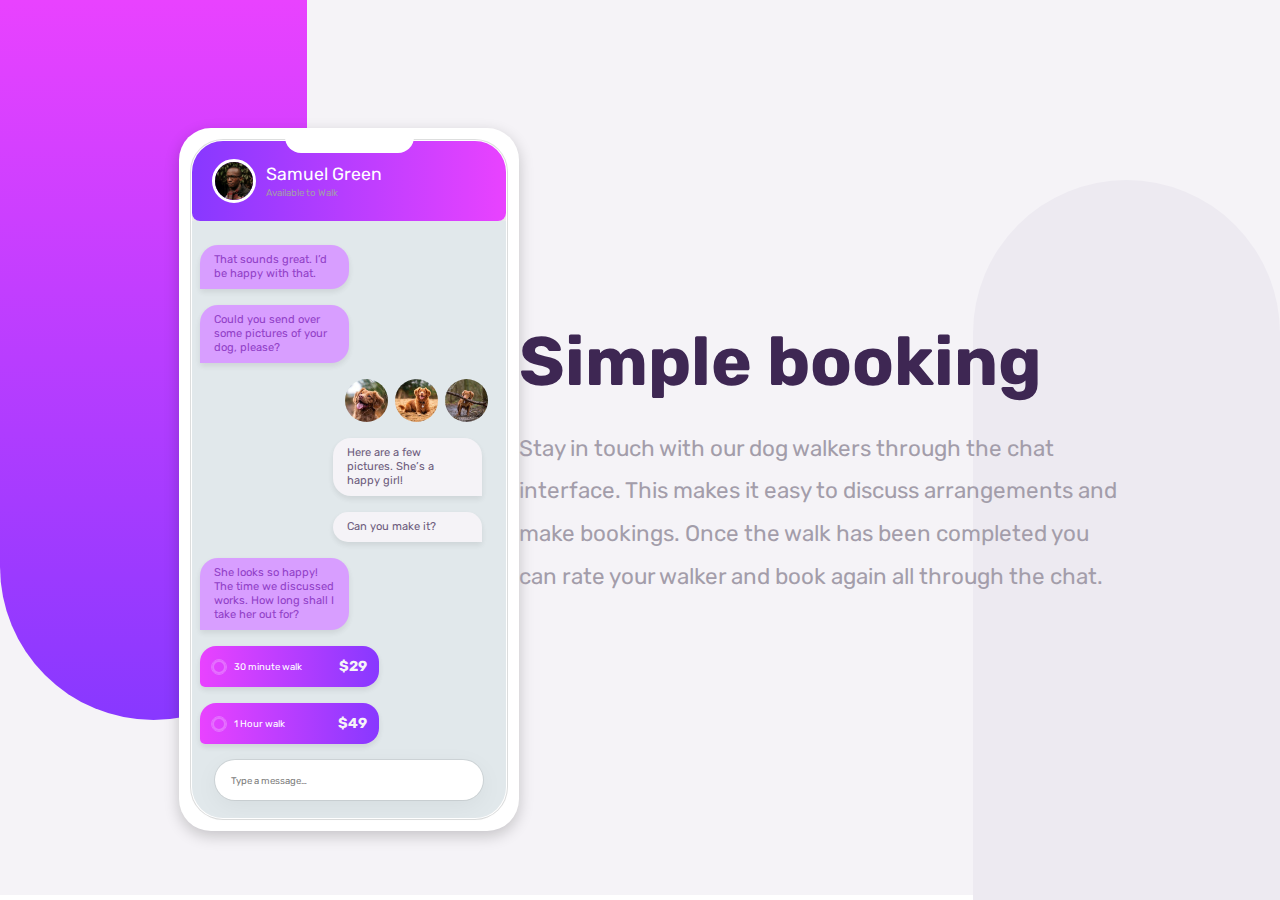
<file: index.html>
<!DOCTYPE html>
<html lang="en">
<head>
  <meta charset="UTF-8">
  <meta name="viewport" content="width=device-width, initial-scale=1.0"> <!-- displays site properly based on user's device -->

  <link rel="icon" type="image/png" sizes="32x32" href="./images/favicon-32x32.png">
  <link rel="stylesheet" href="utilities.css">
  <link rel="stylesheet" href="styles.css">
  <link rel="stylesheet" href="https://cdnjs.cloudflare.com/ajax/libs/font-awesome/6.2.1/css/all.min.css" integrity="sha512-MV7K8+y+gLIBoVD59lQIYicR65iaqukzvf/nwasF0nqhPay5w/9lJmVM2hMDcnK1OnMGCdVK+iQrJ7lzPJQd1w==" crossorigin="anonymous" referrerpolicy="no-referrer" />
  <title>Frontend Mentor | [Chat App CSS Illustration]</title>

  <!-- Feel free to remove these styles or customise in your own stylesheet 👍 -->
  <style>
    .attribution { font-size: 11px; text-align: center; }
    .attribution a { color: hsl(228, 45%, 44%); }
  </style>
</head>
<body>

  <main class="main-container">
    <div class="left-container"></div>
    <div class="right-container"></div>


    <section class="content-container flex">
      <div class="app-container flex">
          <div class="inner-container">

            <!-- app header -->
            <div class="app-header flex">
              <div class="app-notch"></div>
              <div class="avatar">
                <i class="fa-solid fa-chevron-left"></i>
              <img src="./images/avatar.jpg" alt="Samuel Green">
              <div class="samuel-details">
                <p>Samuel Green</p>
              <p>Available to Walk</p>
              </div>
              </div>
                <i class="fa-solid fa-ellipsis-vertical fa-2xl"></i>
            </div>

            <!-- chat details -->
              <div class="chat-details">
                <div class="chat-bubble-left animateRight animation-delay-1">
                  <p>That sounds great. I’d be happy with that.</p>
                </div>
                <div class="chat-bubble-left animateRight animation-delay-2">
                  <p> Could you send over some pictures of your dog, please?</p>
                </div>
                <div class="dog-images-right animateLeft animation-delay-3">
                  <img src="./images/dog-image-1.jpg" alt="dog-image-1">
                  <img src="./images/dog-image-2.jpg" alt="dog-image-2">
                  <img src="./images/dog-image-3.jpg" alt="dog-image-3">
                </div>
                <div class="chat-bubble-right animateLeft animation-delay-4"> <p>Here are a few pictures. She’s a happy girl!</p></div>
                <div class="chat-bubble-right animateLeft animation-delay-5"> <p>Can you make it?</p></div>
                <div class="chat-bubble-left animateRight animation-delay-6">
                  <p>She looks so happy! The time we discussed works. How long shall I take her out for?</p>
                </div>

                <div class="package-offer animatePackage animation-delay-7">
                  <div class="radio-button">
                    <span class="radio"></span>
                    <p>30 minute walk</p>
                  </div>
                  <p class="price">$29</p>
                </div>

                <div class="package-offer animatePackage animation-delay-8">
                  <div class="radio-button">
                    <span class="radio"></span>
                    <p>1 Hour walk</p>
                  </div>
                  <p class="price">$49</p>
                </div>
                  <div class="chat-input-container p-1">
                    <p> Type a message…</p> 
                    <i class="fa-solid fa-circle-chevron-right fa-2xl"></i>
                  </div>
              </div>
          </div>
            
      </div>
<article class="text-container">
<h1>Simple booking</h1>
<p>Stay in touch with our dog walkers through the chat interface. This makes it easy to 
  discuss arrangements and make bookings. Once the walk has been completed you can rate 
  your walker and book again all through the chat.</p>
</article>
    </section>
  </main>

<!--   
  <div class="attribution">
    Challenge by <a href="https://www.frontendmentor.io?ref=challenge" target="_blank">Frontend Mentor</a>. 
    Coded by <a href="#">Your Name Here</a>.
  </div> -->
</body>
</html>
</file>
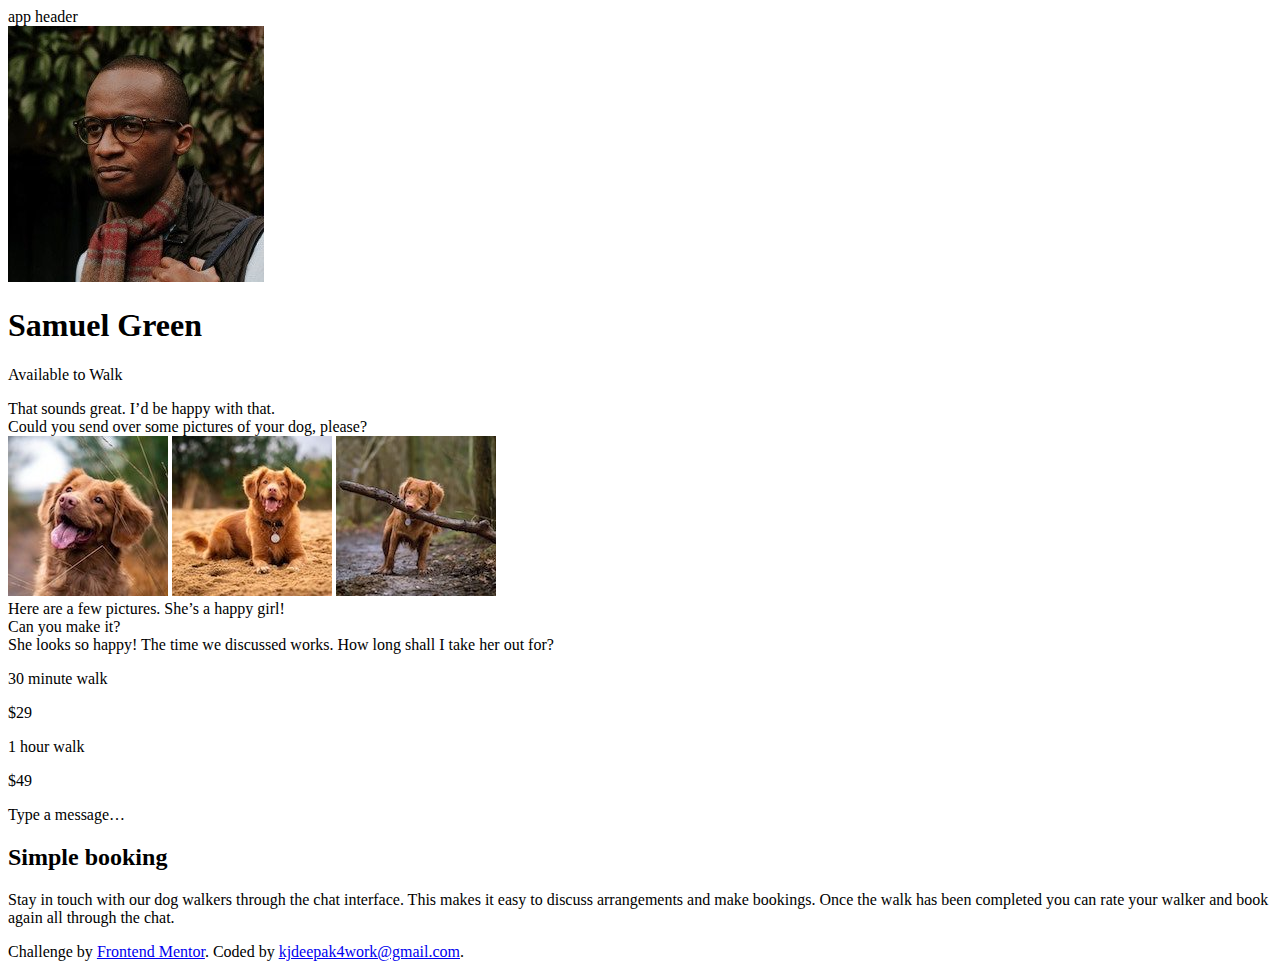
<file: sample.html>
<!DOCTYPE html>
<html lang="en">

<head>
  <meta charset="UTF-8">
  <meta name="viewport" content="width=device-width, initial-scale=1.0">
  <!-- displays site properly based on user's device -->

  <link rel="icon" type="image/png" sizes="32x32" href="./images/favicon-32x32.png">
 
  <link rel="stylesheet" href="https://cdnjs.cloudflare.com/ajax/libs/font-awesome/6.1.1/css/all.min.css"
    integrity="sha512-KfkfwYDsLkIlwQp6LFnl8zNdLGxu9YAA1QvwINks4PhcElQSvqcyVLLD9aMhXd13uQjoXtEKNosOWaZqXgel0g=="
    crossorigin="anonymous" referrerpolicy="no-referrer" />

  <title>Frontend Mentor | [Challenge Name Here]</title>
</head>

<body>

  <main class="main-container"> 
    <div class="left-container"></div>
    <div class="right-container"></div>

    <section class="content-container flex">
      <div class="app-container">
        <div class="inner-container">
          <div class="app-header"> app header
            <div class="app-header__notch"></div>
            <i class="fa-solid fa-chevron-left"></i>
            <img src="./images/avatar.jpg" alt="avatar pic" class="avatar-pic" />
            <div class="avatar-details">
              <h1>Samuel Green</h1>
              <p> Available to Walk</p>
            </div>
            <i class="fa-solid fa-ellipsis-vertical"></i>
          </div>
          <div class="app-chat-container">
            <div class="person-2-chat">That sounds great. I’d be happy with that.</div>
            <div class="person-2-chat">Could you send over some pictures of your dog, please?</div>
            <div class="image-chat">
              <img src="./images/dog-image-1.jpg" alt="dog image one" />
              <img src="./images/dog-image-2.jpg" alt="dog image two" />
              <img src="./images/dog-image-3.jpg" alt="dog image three" />
            </div>
            <div class="person-1-chat">Here are a few pictures. She’s a happy girl!</div>
            <div class="person-1-chat">Can you make it?</div>
            <div class="person-2-chat">She looks so happy! The time we discussed works. How long shall I take her out
              for?
            </div>
            <div class="package-offer-chat flex">
              <div class="radio-container">
                <span class="radio-button"></span>
                <p>30 minute walk</p>
              </div>
              <p class="price">$29</p>
            </div>
            <div class="package-offer-chat">
              <div class="radio-container">
                <span class="radio-button"></span>
                <p>1 hour walk</p>
              </div>
              <p class="price">$49</p>
            </div>
            <div class="chat-input-container">
              Type a message…
              <i class="fa-solid fa-circle-chevron-right fa-2xl send-icon"></i>
            </div>
          </div>
        </div>
      </div>

      <article class="main-text-container">
        <h2 class="main-text-container-heading">Simple booking</h2>

        <p class="main-text-container-description">Stay in touch with our dog walkers through the chat interface. This
          makes it easy to
          discuss arrangements and make bookings. Once the walk has been completed you can rate
          your walker and book again all through the chat.</p>
      </article>
    </section>

    <footer class="attribution">
      Challenge by <a href="https://www.frontendmentor.io?ref=challenge" target="_blank">Frontend Mentor</a>.
      Coded by <a href="https://github.com/kjdeepak" target="_blank">kjdeepak4work@gmail.com</a>.
    </footer>
  </main>
</body>

</html>
</file>
<file: utilities.css>
.flex {
    display: flex;
    justify-content: center;
    align-items: center;
    height: 100%;
  }
  
  .grid {
    display: grid;
    grid-template-columns: repeat(2, 1fr);
    gap: 10px;
    justify-content: center;
    align-items: center;
    height: 100%;
  }
  
  .grid-3 {
    grid-template-columns: repeat(3, 1fr);
  }

  /* animation delays */

  .animateLeft{
    animation-name: fromLeft;
    animation-duration: 2s;
    animation-timing-function: ease-in;
    animation-fill-mode: backwards;
  }

  .animateRight{
    animation-name: fromRight;
    animation-duration: 2s;
    animation-timing-function: ease-in;
    animation-fill-mode: backwards;
  }

  .animatePackage{
    animation-name: fromRight;
    animation-duration: 2s;
    animation-timing-function: ease-in;
    animation-delay: 5s;
    animation-fill-mode: backwards;
  }


  .animation-delay-1{
    animation-delay: 1s;
  }

  .animation-delay-2{
    animation-delay: 2s;
  }

  .animation-delay-3{
    animation-delay: 3s;
  }

  .animation-delay-4{
    animation-delay: 4s;
  }

  .animation-delay-5{
    animation-delay: 5s;
  }

  .animation-delay-6{
    animation-delay: 6s;
  }

  .animation-delay-7{
    animation-delay: 7s;
  }
  .animation-delay-8{
    animation-delay: 8s;
  }

  
  /* Margin */
  .my-1 {
    margin: 1rem 0;
  }
  
  .my-2 {
    margin: 1.5rem 0;
  }
  
  .my-3 {
    margin: 2rem 0;
  }
  
  .my-4 {
    margin: 3rem 0;
  }
  
  .my-5 {
    margin: 4rem 0;
  }
  
  .m-1 {
    margin: 1rem;
  }
  
  .m-2 {
    margin: 1.5rem;
  }
  
  .m-3 {
    margin: 2rem;
  }
  
  .m-4 {
    margin: 3rem;
  }
  
  .m-5 {
    margin: 4rem;
  }
  
  /* Padding */
  .py-1 {
    padding: 1rem 0;
  }
  
  .py-2 {
    padding: 1.5rem 0;
  }
  
  .py-3 {
    padding: 2rem 0;
  }
  
  .py-4 {
    padding: 3rem 0;
  }
  
  .py-5 {
    padding: 4rem 0;
  }
  
  .p-1 {
    padding: 1rem;
  }
  
  .p-2 {
    padding: 1.5rem;
  }
  
  .p-3 {
    padding: 2rem;
  }
  
  .p-4 {
    padding: 3rem;
  }
  
  .p-5 {
    padding: 4rem;
  }
</file>
<file: styles.css>
@import url('https://fonts.googleapis.com/css2?family=Open+Sans&family=Poppins&family=Rubik&display=swap');


:root{
    --pale-violet: hsl(276, 100%, 81%);
    --moderate-violet: hsl(276, 55%, 52%);
    --desaturated-dark-violet: hsl(271, 15%, 43%);
    --grayish-blue: hsl(206, 6%, 79%);
    --very-dark-desaturated-violet: hsl(271, 36%, 24%);
    --dark-grayish-violet: hsl(270, 7%, 64%);
    --light-magenta: hsl(293, 100%, 63%);
    --light-violet: hsl(264, 100%, 61%);
    --white: hsl(0, 0%, 100%);
    --light-grayish-violet: hsl(270, 20%, 96%);
    --very-dark-desaturated-violet: hsl(271, 36%, 24%);
    --very-light-magenta: hsl(289, 100%, 72%);
    --light-grayish-violet-two: hsl(270, 20%, 93%);
}

*,
*::before,
*::after{
    padding: 0;
    margin: 0;
    box-sizing: border-box;
}

body{
    font-family: 'Rubik', sans-serif;
    display: flex;
    align-items: center;
    justify-content: center;
    max-height: 100%;
}

.main-container {
    background-color: var(--light-grayish-violet-two);
    overflow: hidden;
}

.left-container {
width: 24%;
  height: 80%;
  background: linear-gradient(
    180deg,
    rgba(233, 66, 255, 1) 0%,
    rgba(136, 56, 255, 1) 100%
  );
  position: absolute;
  border-bottom-left-radius: 290px;
  border-bottom-right-radius: 290px;
 z-index: 0;
}

.right-container {
    width: 24%;
    height: 80%;
    position: absolute;
    top: 20%;
    left: 76%;
    right: 0;
    bottom: 0;
    background-color: var(--light-grayish-violet-two);
    border-top-left-radius: 100rem;
    border-top-right-radius: 100rem;
}

.content-container {
   overflow: hidden;
    background-color: var(--light-grayish-violet);
}

.app-container {
    position: relative;
    background-color: var(--white);
    padding: 12px;
    border-radius: 32px;
    max-width: 340px;
    margin-left: 14%;
    margin-right: auto;
    margin-top: 10%;
    margin-bottom: 64px;
    font-size: 0.6rem;
    box-shadow: rgba(0, 0, 0, 0.20) 0px 5px 15px;
    /* border: 1px solid; */
    /* height: 700px; */
}

.inner-container{
    border-radius: 32px;
    height: 100%;
    border: 1px solid transparent;
    overflow: hidden;
    box-shadow: rgba(0, 0, 0, 0.02) 0px 1px 3px 0px, rgba(27, 31, 35, 0.15) 0px 0px 0px 1px;
}


/* app header */
.app-header{
    background-image: linear-gradient(to left, var(--light-magenta), var(--light-violet));
    overflow: hidden;
    justify-content: space-evenly;
    align-items: center;
    gap: 10px;
    height: 80px;
    border-radius: 8px;
    box-shadow: rgba(0, 0, 0, 0.24) 0px 3px 15px;
}

.avatar{
    display: flex;
    align-items: center;
    gap: 10px;
    margin: 10px;
}

.avatar > img{
    width: 15%;
    border-radius: 100%;
    border: 3px solid var(--white);
}


.samuel-details{
    display: grid;
    gap: 3px;
}
.samuel-details> p{
    color: var(--white);
    font-size: 1.1rem;
}

.samuel-details > p:nth-child(2){
    color: var(--dark-grayish-violet);
    font-size: 0.6rem;
}

.fa-chevron-left{
    color: var(--white);
}

.fa-ellipsis-vertical{
    color: var(--white);
    position: absolute;
    right: 10%;
}

.app-notch{
    position: absolute;
    top: 0%;
    transform: translate(38% 30%);
    height: 25px;
    width: 38%;
    border-bottom-left-radius: 16px;
    border-bottom-right-radius: 16px;
    background-color: var(--white);
}


/* chat details */
.chat-details{
    background-color: #e1e8eb;
    padding: 8px;
}

.chat-bubble-left{
    margin: 1rem auto 1rem 0;
    border-radius: 1.125rem 1.125rem 1.125rem 0;
	background: var(--pale-violet);
	color: var(--moderate-violet);
    display: flex;
    align-items: flex-start;
    max-width: 50%; 
    box-shadow: rgba(0, 0, 0, 0.06) 0px 3px 6px, rgba(0, 0, 0, 0.03) 0px 3px 6px; 
}

.chat-bubble-left p {
    line-height: 1.25;
    max-width: 100%;
    padding: 0.5rem .875rem;
    position: relative;
    word-wrap: break-word;
  }

.chat-bubble-left > p{
    font-size: 0.7rem;
}

.chat-bubble-right{
    margin: 1rem 1rem 1rem auto ;
	border-radius: 1.125rem 1.125rem 0 1.125rem;
	background: var(--light-grayish-violet);
	color: var(--desaturated-dark-violet);
    width: 50%;
    display: flex;
    align-items: flex-end;
    box-shadow: rgba(0, 0, 0, 0.06) 0px 3px 6px, rgba(0, 0, 0, 0.03) 0px 3px 6px;
}

.chat-bubble-right p {
    line-height: 1.25;
    max-width: 100%;
    padding: 0.5rem .875rem;
    position: relative;
    word-wrap: break-word;
  }

.chat-bubble-right > p{
    font-size: 0.7rem;
}

.dog-images-right{
    display: flex;
    align-items: center;
    justify-content: flex-end;
    margin-right: 10px;
    gap: 7px;
}

.dog-images-right > img{
border-radius: 100%;
max-width: 15%;
}

/* chat details animations */
@keyframes fromLeft{
0%{
    opacity:0;
    transform: translateX(400px);
}

100%{
    opacity: 1;
    transform: translateX(0);
}
}

@keyframes fromRight{
    from{
        transform: translatex(-400px);
    }
    to{
        transform: translateX(0);
    }
    }


/* package chat files */
.package-offer {
    display: flex;
    justify-content: space-between;
    width: 60%;
    padding: 12px;
    margin-bottom: 16px;
    border-radius: 16px 16px 16px 5px;
    background-image: linear-gradient(90deg, var(--light-magenta), var(--light-violet));
    box-shadow: 0px 0px 5px var(--light-grayish-violet-two);
    box-shadow: rgba(0, 0, 0, 0.06) 0px 3px 6px, rgba(0, 0, 0, 0.03) 0px 3px 6px;
}

.radio-button > p{
   color: var(--white); 
}

.package-offer>.price {
    color: var(--light-grayish-violet);
    font-weight: 700;
    font-size: 0.9rem;
}

.radio-button {
    display: flex;
    align-items: center;
    color: var(--very-light-magenta);
}

.radio {
    border: 2px solid var(--very-light-magenta);
    width: 3px;
    height: 3px;
    border-radius: 100%;
    margin-right: 8px;
    outline: 1px solid var(--very-light-magenta);
    padding: 5px;
}

/* chat input container */
.chat-input-container{
    width: 90%;
    height: 40px;
    background-color: var(--white);
    color: grey;
    display: flex;
    align-items: center;
    justify-content: space-between;
    margin-left: 15px;
    border-radius: 30px;
    margin-bottom: 10px;
    box-shadow: rgba(0, 0, 0, 0.05) 0px 6px 24px 0px, rgba(0, 0, 0, 0.08) 0px 0px 0px 1px;
}

.fa-circle-chevron-right{
   color: var(--very-dark-desaturated-violet);
}

/* text container */
.text-container{
    width: 60%;
    line-height: 1.9;
    text-align: left;
    position: relative;
}

.text-container > h1{
    font-size: 4.3rem;
    color: var(--very-dark-desaturated-violet);
}

.text-container > p{
    color: var(--dark-grayish-violet);
    font-size: 1.4rem;
    width: 80%;
}


/* media queries */
@media(max-width:768px){

    img{
        width: auto;
    }

    .main-container{
        display: flex;
        flex-direction: column;
    }
    
    .flex,
    .content-container .flex{
        flex-direction: column;
        align-items: center;
        justify-content: center;
    }

    .text-container,
    .text-container p {
        text-align: center;
        width: 100%;
    }

    .left-container {
        width: 40%;
          height: 90%;
          background: linear-gradient(
            180deg,
            rgba(233, 66, 255, 1) 0%,
            rgba(136, 56, 255, 1) 100%
          );
          position: absolute;
          border-bottom-left-radius: 100rem;
          border-bottom-right-radius: 100rem;
         z-index: 0;
        }
        
        .right-container {
            width: 50%;
            height: 90%;
            position: absolute;
            top: 120%;
            left: 56%;
            right: 0;
            bottom: 0;
            background-color: var(--light-grayish-violet-two);
            border-top-left-radius: 100rem;
            border-top-right-radius: 100rem;
        }



}
</file>
